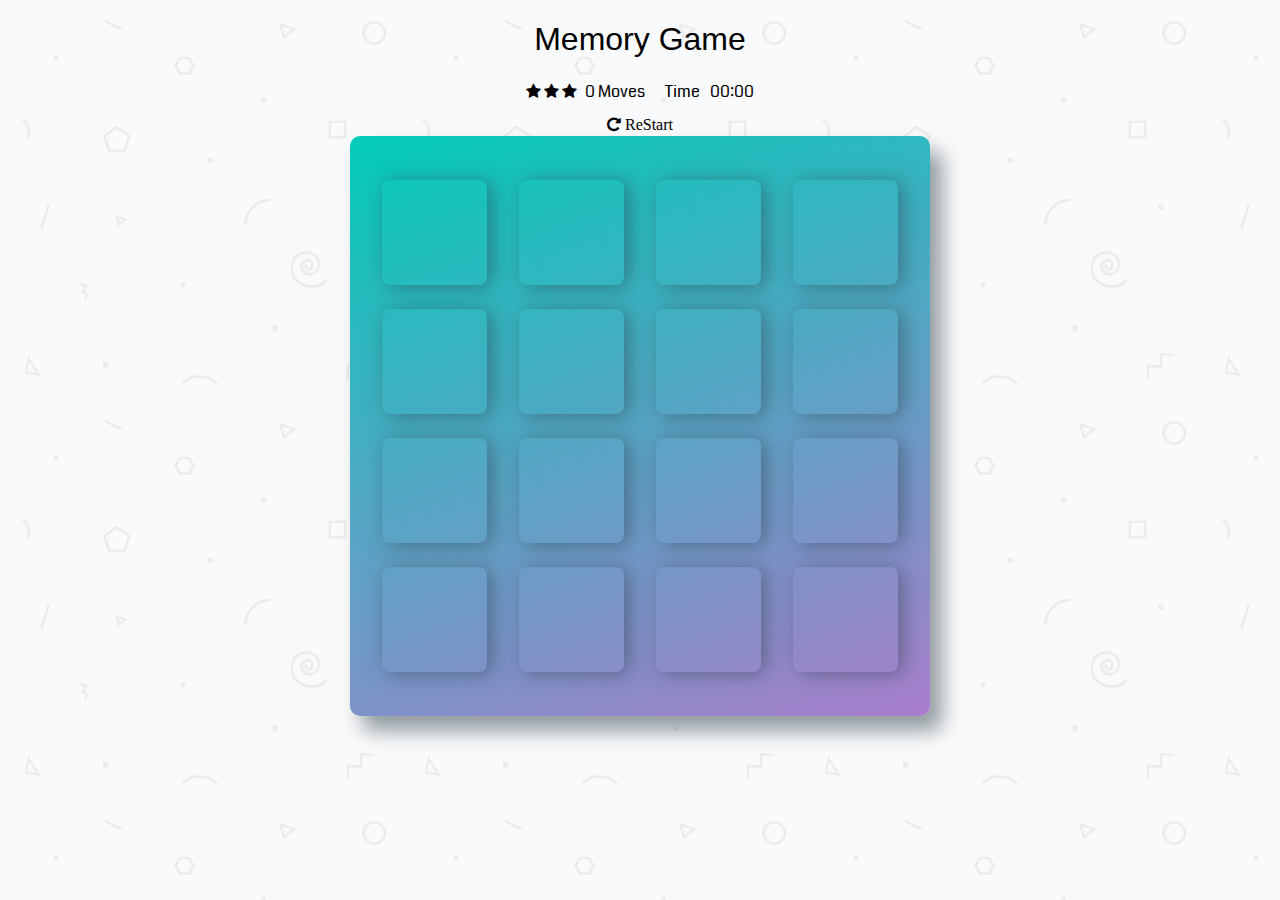
<file: index.html>
<!DOCTYPE html>
<html>

<head>
  <meta charset="utf-8">
  <title>Memory Game</title>
  <meta name="description" content="A Memory Game Created By HTML,CSS And Javascript">
  <link rel="stylesheet prefetch" href="https://maxcdn.bootstrapcdn.com/font-awesome/4.6.1/css/font-awesome.min.css">
  <link rel="stylesheet prefetch" href="https://fonts.googleapis.com/css?family=Coda">
  <link rel="stylesheet" href="css/app.css">
</head>

<!-- html 原模版来自优达学城提供的项目资源 -->

<body>
  <!-- 界面包含所有内容的容器 -->
  <div id="playing" class="container">
    <div class="row">
      <header>
        <h1>Memory Game</h1>
      </header>
      <!-- 记分板和重启按钮 -->
      <div class="score-panel">
        <ul class="stars">
          <li><i class="fa fa-star"></i></li>
          <li><i class="fa fa-star"></i></li>
          <li><i class="fa fa-star"></i></li>
        </ul>

        <span class="moves">0</span> Moves
        <span class="time-wraper">Time
        <span class="showtime" id="timer">00:00</span>
        </span>
      </div>

      <div class="restart">
        <i class="fa fa-repeat"> ReStart </i>
      </div>
    </div>


    <div class="row">
      <!-- 放置卡片的 16 方格 -->
      <ul class="deck">
        <li class="card">
          <i class="fa fa-diamond"></i>
        </li>
        <li class="card">
          <i class="fa fa-paper-plane-o"></i>
        </li>
        <li class="card">
          <i class="fa fa-anchor"></i>
        </li>
        <li class="card">
          <i class="fa fa-bolt"></i>
        </li>
        <li class="card">
          <i class="fa fa-cube"></i>
        </li>
        <li class="card">
          <i class="fa fa-anchor"></i>
        </li>
        <li class="card">
          <i class="fa fa-leaf"></i>
        </li>
        <li class="card">
          <i class="fa fa-bicycle"></i>
        </li>
        <li class="card">
          <i class="fa fa-diamond"></i>
        </li>
        <li class="card">
          <i class="fa fa-bomb"></i>
        </li>
        <li class="card">
          <i class="fa fa-leaf"></i>
        </li>
        <li class="card">
          <i class="fa fa-bomb"></i>
        </li>
        <li class="card">
          <i class="fa fa-bolt"></i>
        </li>
        <li class="card">
          <i class="fa fa-bicycle"></i>
        </li>
        <li class="card">
          <i class="fa fa-paper-plane-o"></i>
        </li>
        <li class="card">
          <i class="fa fa-cube"></i>
        </li>
      </ul>
    </div>
  </div>

  <!-- 游戏胜利的 html 设置 -->
  <div id="success" class="row" style="display:none;margin-top:10%;">
    <!-- 划对号的 html 设置 -->
    <div class="circle-loader">
      <div class="checkmark draw"></div>
    </div>
    <!-- 游戏胜利的提示和再玩一次按钮 -->
    <h2>Congratulation! You Won!</h2>
    <h4>Timer: <span id="final-time"></span></h4>
    <h4>With <span id="final-moves"></span> Moves and <span id="final-stars"></span> Stars.</h4>
    <h4>Woooooo!</h4>
    <p><button id="play-again" type="button" class="btn btn-again">Play again!</button></p>
  </div>

  <!-- 使用 jQuery 库并载入自己的脚本 -->
  <script src="http://ajax.googleapis.com/ajax/libs/jquery/1.8.0/jquery.min.js"></script>
  <script src="js/app.js"></script>
</body>

</html>
</file>
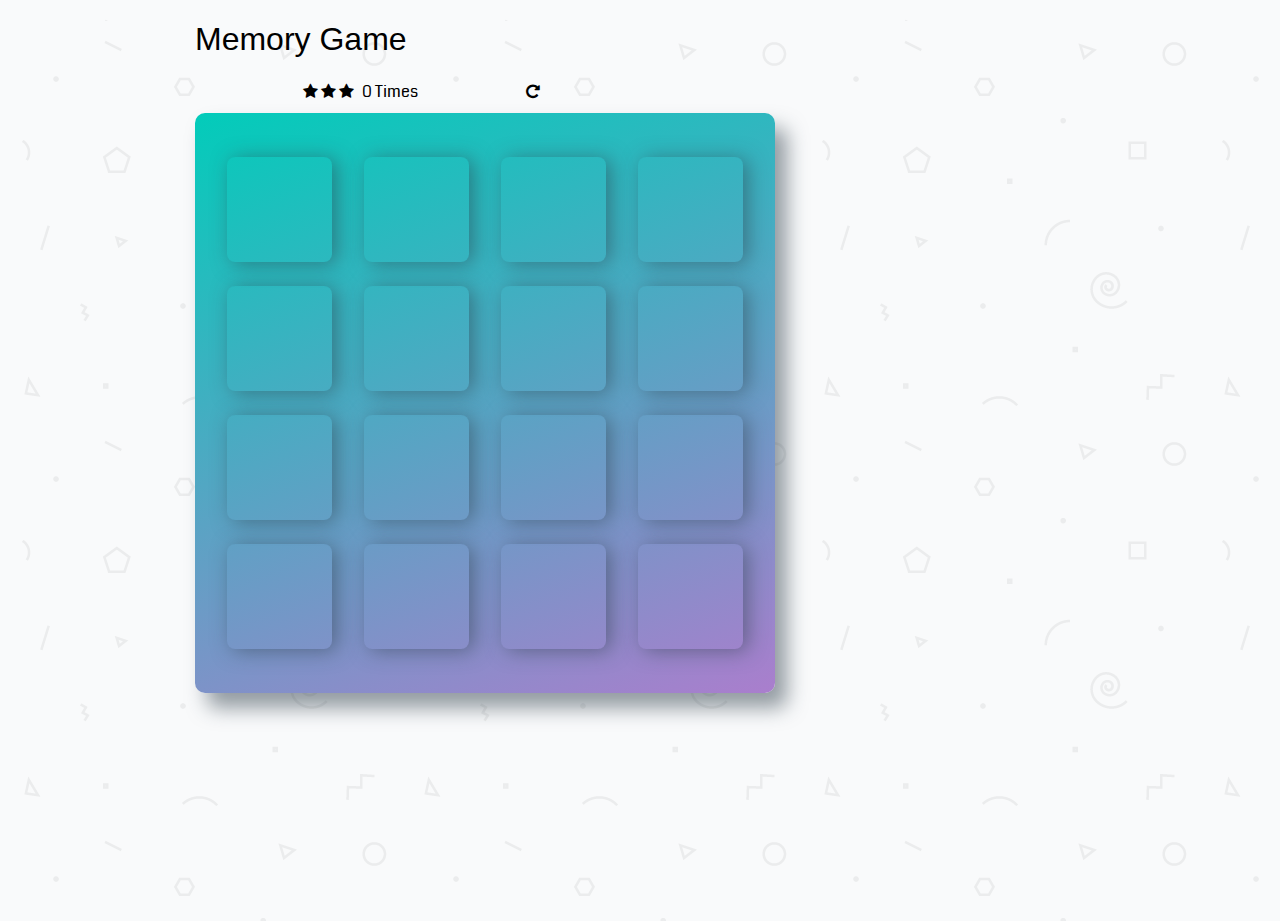
<file: indexo.html>
<!DOCTYPE html>
<html>
<head>
  <meta charset="utf-8">
  <title>Memory Game</title>
  <meta name="description" content="A Memory Game Created By HTML,CSS And Javascript">
  <link rel="stylesheet prefetch" href="https://maxcdn.bootstrapcdn.com/font-awesome/4.6.1/css/font-awesome.min.css">
  <link rel="stylesheet prefetch" href="https://fonts.googleapis.com/css?family=Coda">
  <link rel="stylesheet" href="css/app.css">
</head>

<body>
  <div class="container">
    <header>
      <h1>Memory Game</h1>
    </header>

    <div class="score-panel">
      <ul class="stars">
        <li><i class="fa fa-star"></i></li>
        <li><i class="fa fa-star"></i></li>
        <li><i class="fa fa-star"></i></li>
      </ul>

      <span class="moves">0</span> Times

      <div class="restart">
        <i class="fa fa-repeat"></i>
      </div>
    </div>

    <ul class="deck">
      <li class="card">
        <div class="card-wraper">

        </div>
        <i class="fa fa-diamond"></i>
      </li>
      <li class="card">
        <i class="fa fa-paper-plane-o"></i>
      </li>
      <li class="card">
        <i class="fa fa-anchor"></i>
      </li>
      <li class="card">
        <i class="fa fa-bolt"></i>
      </li>
      <li class="card">
        <i class="fa fa-cube"></i>
      </li>
      <li class="card">
        <i class="fa fa-anchor"></i>
      </li>
      <li class="card">
        <i class="fa fa-leaf"></i>
      </li>
      <li class="card">
        <i class="fa fa-bicycle"></i>
      </li>
      <li class="card">
        <i class="fa fa-diamond"></i>
      </li>
      <li class="card">
        <i class="fa fa-bomb"></i>
      </li>
      <li class="card">
        <i class="fa fa-leaf"></i>
      </li>
      <li class="card">
        <i class="fa fa-bomb"></i>
      </li>
      <li class="card">
        <i class="fa fa-bolt"></i>
      </li>
      <li class="card">
        <i class="fa fa-bicycle"></i>
      </li>
      <li class="card">
        <i class="fa fa-paper-plane-o"></i>
      </li>
      <li class="card">
        <i class="fa fa-cube"></i>
      </li>
    </ul>

  </div>
  <script src="http://ajax.googleapis.com/ajax/libs/jquery/1.8.0/jquery.min.js"></script>
  <script src="js/app.js"></script>
</body>

</html>
</file>
<file: css/app.css>
@charset "utf-8";
html {
  box-sizing: border-box;
}

*, *::before, *::after {
  box-sizing: inherit;
}

html, body {
  width: 100%;
  height: 100%;
  margin: 0;
  padding: 0;
  background: #ffffff url(../img/geometry2.png);
  font-family: "Coda", cursive;
}

/*
 * 容器和标题
 * 弹性盒子
 */
 .container {
     padding-right: 15px;
     padding-left: 15px;
     margin-right: auto;
     margin-left: auto;
 }

/*.container,*/
.row {
  display: flex;
  justify-content: center;
  align-items: center;
  flex-direction: column;
  margin-right: -15px;
  margin-left: -15px;
}

.col-md-3 {
  padding: 0;
}

h1 {
  font-family: "Open Sans", sans-serif;
  font-weight: 300;
}

h2 {
  font-family: "Helvetica Neue", Helvetica, Arial, sans-serif;
}

h4 {
  font-family: "Helvetica Neue", Helvetica, Arial, sans-serif;
  margin-top: 3px;
  font-weight: 300;
}


/*
 * 记分板样式
 */

.score-panel {
  text-align: center;
  width: 345px;
  margin-bottom: 10px;
}

.score-panel .stars {
  margin: 0;
  padding: 0;
  display: inline-block;
  margin: 0 5px 0 0;
}

.time-wraper {
  margin-left: 5%;
}

.showtime {
  margin-left: 2%;
}

.score-panel .stars li {
  list-style: none;
  display: inline-block;
}

.score-panel .restart {
  float: right;
  cursor: pointer;
}


/*
 * 16 格卡片容器样式
 * 卡片样式
 * 卡片图标
 */

.deck {
  background: linear-gradient(160deg, #02ccba 0%, #aa7ecd 100%);
  border-radius: 10px;
  box-shadow: 12px 15px 20px 0 rgba(46, 61, 73, 0.5);
  display: flex;
  flex-wrap: wrap;
  justify-content: space-between;
  align-items: center;
  margin: 0 0 3em;
}

.deck .card {
  background-color: transparent;
  position: relative;
  font-size: 0;
  border-radius: 8px;
  cursor: pointer;
  list-style: none;
  transition: 0.6s;
}

.deck .card i {
  overflow: auto;
  color: #ffffff;
  position: absolute;
  border-radius: 8px;
  display: flex;
  justify-content: center;
  align-items: center;
  box-shadow: 5px 2px 20px 0 rgba(46, 61, 73, 0.5);
}


/*
 * javascript 事件的 css 设置
 */

.disable {
  pointer-events: none;
}

.deck .card.open {
  background: #02b3e4;
  cursor: default;
  -webkit-transition: 0.6s;
}

.deck .card.show {
  font-size: 33px;
  -webkit-transform: rotateY(180deg);
  transform: rotateY(180deg);
}


/* 前后两个元素匹配时增加的样式 */

.deck .card.li-match {
  font-size: 33px;
  transform: rotateY(180deg);
}

.deck .card i.i-match {
  cursor: default;
  background: #02ccba;
  font-size: 100%;
  animation: matched 0.5s 1;
}


/* 前后两个元素匹配时的伸缩变色动画效果 */

@keyframes matched {
  20%, 60% {
    transform: scale(1.2, 0.8);
    font-size: 80%;
  }
  40%, 100% {
    transform: scale(0.8, 1.2);
    font-size: 100%;
  }
}


/* 前后两个元素不匹配时增加的样式 */

.deck .card.mismatch {
  cursor: default;
  animation: mismatched 0.5s 1;
  -moz-animation: mismatched 0.5s 1;
  -webkit-animation: mismatched 0.5s 1;
  -o-animation: mismatched 0.5s 1;
}


/* 前后两个元素不匹配时的倾斜摇摆变色动画效果 */

@keyframes mismatched {
  0% {
    font-size: 100%;
    background: red;
  }
  20% {
    transform: rotate(-10deg) translate(var(--translateX-one), 0px);
  }
  35% {
    transform: rotate(6deg) translate(var(--translateX-two), 0px);
  }
  45% {
    transform: rotate(-3deg) translate(var(--translateX-three), 0px);
  }
  50% {
    transform: rotateY(0deg);
    background: red;
    font-size: 33px;
  }
  100% {
    transform: rotateY(180deg);
    background: #2e3d49;
  }
}


/*
 * 游戏胜利画面的圆环
 * 在这里面设置划对号的动画
 */

.circle-loader {
  margin: 0 0 30px 10px;
  border: 4px solid rgba(208, 232, 221, 0.88);
  border-left-color: #5cb85c;
  animation-name: loader-spin;
  animation-duration: 0.5s;
  animation-iteration-count: infinite;
  animation-timing-function: linear;
  position: relative;
  display: inline-block;
  vertical-align: top;
}

.circle-loader {
  border-radius: 50%;
  width: 8em;
  height: 8em;
}


/*
 * 圆环上的动画效果
 */

@keyframes loader-spin {
  0% {
    transform: rotate(180deg);
  }
  100% {
    transform: rotate(50deg);
  }
}


/* 开始时隐藏对号 */

.checkmark {
  display: none;
}


/* 对号的 css 设置 */

.checkmark:after {
  animation-duration: 500ms;
  animation-timing-function: ease;
  animation-name: checkmark;
  transform: scaleX(-1) rotate(135deg);
  opacity: 1;
  height: 66px;
  width: 28px;
  transform-origin: left top;
  border-right: 6px solid #5cb85c;
  border-top: 6px solid #5cb85c;
  content: '';
  left: 28px;
  top: 64px;
  position: absolute;
}


/*
 * 圆环中划对号的动画
 */

@keyframes checkmark {
  0% {
    left: 0;
    top: 40px;
    height: 0;
    width: 0;
    opacity: 1;
  }
  20% {
    left: 0;
    top: 40px;
    height: 0;
    width: 64px;
    opacity: 1;
  }
  40% {
    left: 0;
    top: 40px;
    height: 64px;
    width: 64px;
    opacity: 1;
  }
  100% {
    height: 64px;
    width: 28px;
    opacity: 1;
  }
}


/* 划对号结束时隐藏圆环的动画 */

.load-complete {
  -webkit-animation: none;
  animation: none;
  border: 4px solid rgba(208, 232, 221, 0.88);
}


/* 再玩一次按钮 */

.btn-again {
  padding: 12px 36px;
  background: #15d3e6;
  color: white;
  font-weight: 400;
  letter-spacing: 1px;
  font-size: 15px;
}


/* 适应电脑等大屏幕 */

@media screen and (max-width: 2000px) {
   .container {
    width: 920px;
  }

   :root {
    --translateX-one: -40px;
    --translateX-two: 30px;
    --translateX-three: -25px;
  }

  .deck {
    width: 580px;
    min-height: 580px;
    padding: 32px;
  }

  .deck .card {
    height: 105px;
    width: 105px;
  }

  .deck .card.show {
    font-size: 33px;
  }

  .deck .card.li-match {
    font-size: 33px;
  }

  .deck .card i {
    height: 105px;
    width: 105px;
  }
}

/* 适应平板屏幕 */

@media screen and (max-width: 920px) {
  .container {
   width: 460px;
  }

  h2 {
    font-size: 26px;
  }

   :root {
    --translateX-one: -26px;
    --translateX-two: 22px;
    --translateX-three: -12px;
  }

  .deck {
    width: 500px;
    min-height: 500px;
    padding: 28px;
  }

  .deck .card {
    height: 90px;
    width: 90px;
  }

  .deck .card.show {
    font-size: 18px;
  }

  .deck .card.li-match {
    font-size: 18px;
  }

  .deck .card i {
    height: 90px;
    width: 90px;
  }

}

/* 适应电智能手机屏幕 */

@media screen and (max-width: 460px) {
  .container {
   width: 225px;
  }

  h2 {
    font-size: 20px;
  }

   :root {
    --translateX-one: -12px;
    --translateX-two: 9px;
    --translateX-three: -7px;
  }

  .score-panel {
    width: 200px;
  }

  .deck {
    width: 188px;
    min-height: 188px;
    padding: 12px;
  }

  .deck .card {
    height: 36px;
    width: 36px;
  }

  .deck .card.show {
    font-size: 11px;
  }

  .deck .card.li-match {
    font-size: 11px;
  }

  .deck .card i {
    height: 36px;
    width: 36px;
  }
}
</file>
